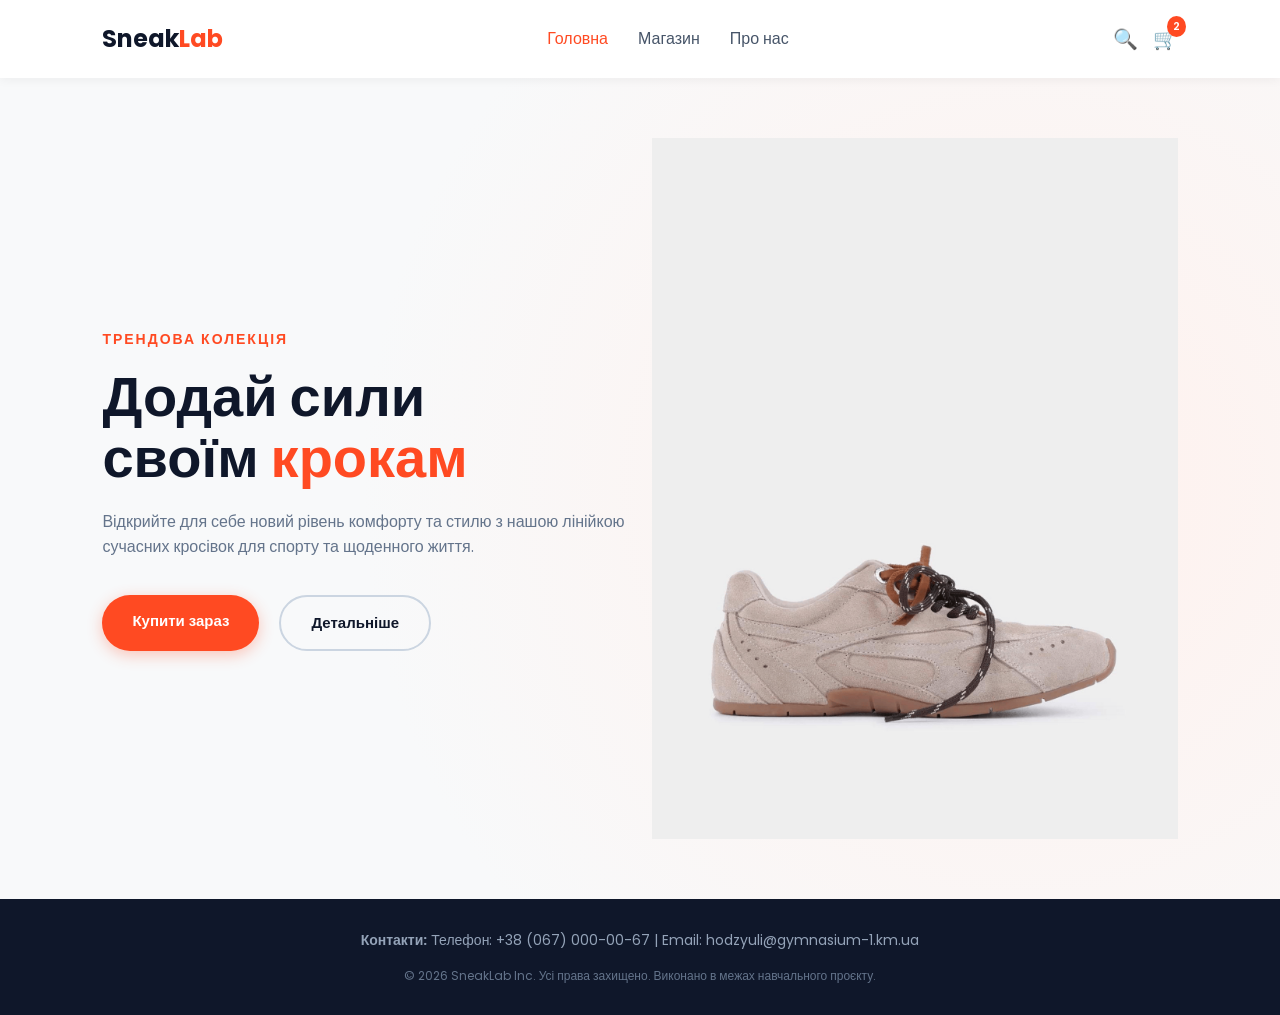
<file: index.html>
<!DOCTYPE html>
<html lang="uk">
<head>
    <meta charset="UTF-8">
    <meta name="viewport" content="width=device-width, initial-scale=1.0">
    <title>SneakLab — Головна</title>
    <link rel="preconnect" href="https://fonts.googleapis.com">
    <link rel="preconnect" href="https://fonts.gstatic.com" crossorigin>
    <link href="https://fonts.googleapis.com/css2?family=Poppins:wght@300;400;600;700&display=swap" rel="stylesheet">
    <link rel="stylesheet" href="style.css">
</head>
<body>

    <header class="header">
        <div class="logo">
            <span class="logo-text">Sneak<span class="accent">Lab</span></span>
        </div>
        <nav class="navbar">
            <a href="index.html" class="nav-link active">Головна</a>
            <a href="shop.html" class="nav-link">Магазин</a>
            <a href="about.html" class="nav-link">Про нас</a>
        </nav>
        <div class="header-icons">
            <button class="icon-btn">🔍</button>
            <button class="icon-btn">🛒 <span class="cart-count">2</span></button>
        </div>
    </header>

    <section class="hero">
        <div class="hero-content">
            <span class="hero-subtitle">Трендова колекція</span>
            <h1 class="hero-title">Додай сили <br>своїм <span class="accent">крокам</span></h1>
            <p class="hero-description">Відкрийте для себе новий рівень комфорту та стилю з нашою лінійкою сучасних кросівок для спорту та щоденного життя.</p>
            <div class="hero-buttons">
                <a href="shop.html" class="btn btn-primary">Купити зараз</a>
                <a href="about.html" class="btn btn-secondary">Детальніше</a>
            </div>
        </div>
        <div class="hero-image-container">
            <img src="images/main-shoe.png" alt="Головний кросівок" class="hero-image">
        </div>
    </section>

    <footer class="footer">
        <div class="footer-content">
            <p><strong>Контакти:</strong> Телефон: +38 (067) 000-00-67 | Email: hodzyuli@gymnasium-1.km.ua</p>
            <p style="margin-top: 15px; font-size: 12px; color: #64748b;">&copy; 2026 SneakLab Inc. Усі права захищено. Виконано в межах навчального проєкту.</p>
        </div>
    </footer>

</body>
</html>
</file>
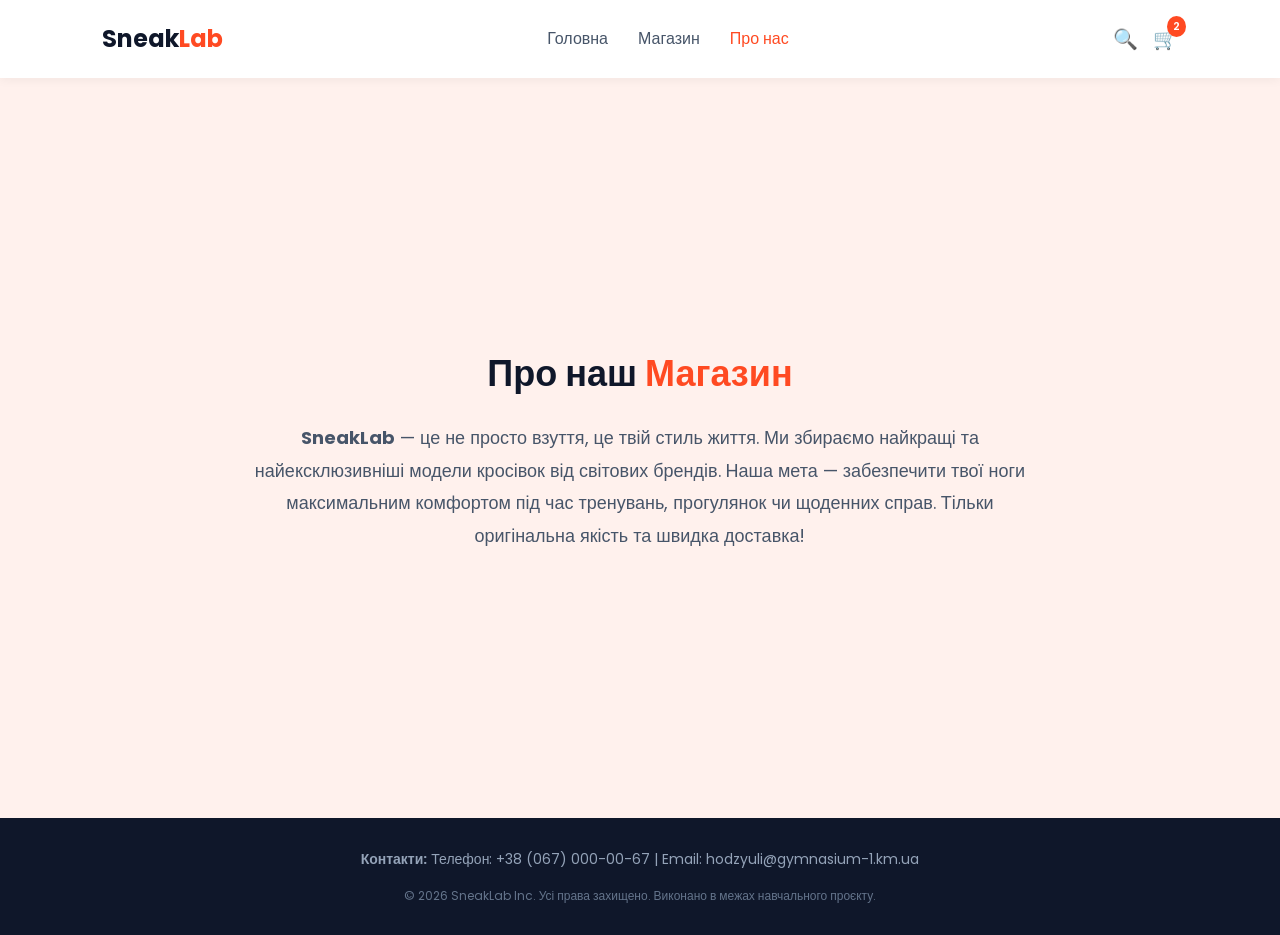
<file: about.html>
<!DOCTYPE html>
<html lang="uk">
<head>
    <meta charset="UTF-8">
    <meta name="viewport" content="width=device-width, initial-scale=1.0">
    <title>SneakLab — Про нас</title>
    <link rel="preconnect" href="https://fonts.googleapis.com">
    <link rel="preconnect" href="https://fonts.gstatic.com" crossorigin>
    <link href="https://fonts.googleapis.com/css2?family=Poppins:wght@300;400;600;700&display=swap" rel="stylesheet">
    <link rel="stylesheet" href="style.css">
</head>
<body>

    <header class="header">
        <div class="logo">
            <span class="logo-text">Sneak<span class="accent">Lab</span></span>
        </div>
        <nav class="navbar">
            <a href="index.html" class="nav-link">Головна</a>
            <a href="shop.html" class="nav-link">Магазин</a>
            <a href="about.html" class="nav-link active">Про нас</a>
        </nav>
        <div class="header-icons">
            <button class="icon-btn">🔍</button>
            <button class="icon-btn">🛒 <span class="cart-count">2</span></button>
        </div>
    </header>

    <section class="about-section" style="min-height: calc(100vh - 160px); display: flex; align-items: center;">
        <div class="about-content">
            <h2 class="section-title">Про наш <span class="accent">Магазин</span></h2>
            <p class="about-text">
                <strong>SneakLab</strong> — це не просто взуття, це твій стиль життя. Ми збираємо найкращі та найексклюзивніші модели кросівок від світових брендів. Наша мета — забезпечити твої ноги максимальним комфортом під час тренувань, прогулянок чи щоденних справ. Тільки оригінальна якість та швидка доставка!
            </p>
        </div>
    </section>

    <footer class="footer">
        <div class="footer-content">
            <p><strong>Контакти:</strong> Телефон: +38 (067) 000-00-67 | Email: hodzyuli@gymnasium-1.km.ua</p>
            <p style="margin-top: 15px; font-size: 12px; color: #64748b;">&copy; 2026 SneakLab Inc. Усі права захищено. Виконано в межах навчального проєкту.</p>
        </div>
    </footer>

</body>
</html>
</file>
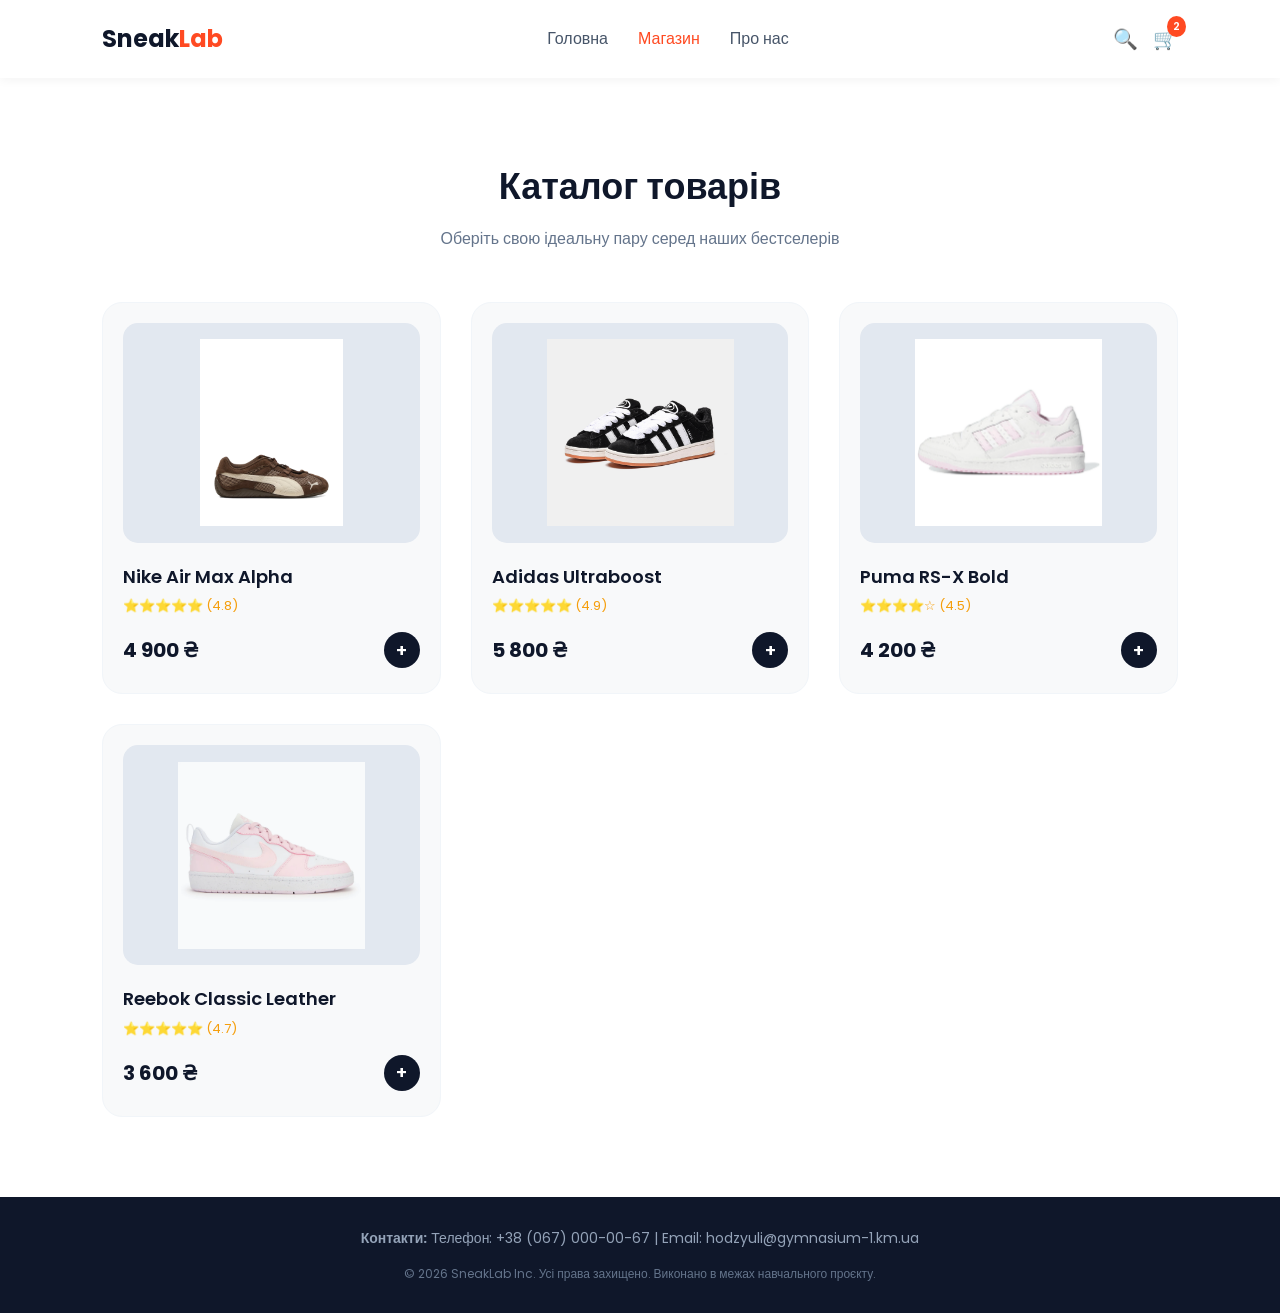
<file: shop.html>
<!DOCTYPE html>
<html lang="uk">
<head>
    <meta charset="UTF-8">
    <meta name="viewport" content="width=device-width, initial-scale=1.0">
    <title>SneakLab — Магазин</title>
    <link rel="preconnect" href="https://fonts.googleapis.com">
    <link rel="preconnect" href="https://fonts.gstatic.com" crossorigin>
    <link href="https://fonts.googleapis.com/css2?family=Poppins:wght@300;400;600;700&display=swap" rel="stylesheet">
    <link rel="stylesheet" href="style.css">
</head>
<body>

    <header class="header">
        <div class="logo">
            <span class="logo-text">Sneak<span class="accent">Lab</span></span>
        </div>
        <nav class="navbar">
            <a href="index.html" class="nav-link">Головна</a>
            <a href="shop.html" class="nav-link active">Магазин</a>
            <a href="about.html" class="nav-link">Про нас</a>
        </nav>
        <div class="header-icons">
            <button class="icon-btn">🔍</button>
            <button class="icon-btn">🛒 <span class="cart-count">2</span></button>
        </div>
    </header>

    <section class="products">
        <div class="section-header">
            <h2 class="section-title">Каталог товарів</h2>
            <p class="section-subtitle">Оберіть свою ідеальну пару серед наших бестселерів</p>
        </div>

        <div class="products-grid">
            <div class="product-card">
                <div class="product-img-box">
                    <img src="images/shoe1.png" alt="Nike Air Max Alpha">
                </div>
                <div class="product-info">
                    <h3 class="product-name">Nike Air Max Alpha</h3>
                    <div class="product-rating">⭐⭐⭐⭐⭐ (4.8)</div>
                    <div class="product-footer">
                        <span class="product-price">4 900 ₴</span>
                        <button class="add-to-cart-btn">+</button>
                    </div>
                </div>
            </div>

            <div class="product-card">
                <div class="product-img-box">
                    <img src="images/shoe2.png" alt="Adidas Ultraboost">
                </div>
                <div class="product-info">
                    <h3 class="product-name">Adidas Ultraboost</h3>
                    <div class="product-rating">⭐⭐⭐⭐⭐ (4.9)</div>
                    <div class="product-footer">
                        <span class="product-price">5 800 ₴</span>
                        <button class="add-to-cart-btn">+</button>
                    </div>
                </div>
            </div>

            <div class="product-card">
                <div class="product-img-box">
                    <img src="images/shoe3.png" alt="Puma RS-X Bold">
                </div>
                <div class="product-info">
                    <h3 class="product-name">Puma RS-X Bold</h3>
                    <div class="product-rating">⭐⭐⭐⭐☆ (4.5)</div>
                    <div class="product-footer">
                        <span class="product-price">4 200 ₴</span>
                        <button class="add-to-cart-btn">+</button>
                    </div>
                </div>
            </div>

            <div class="product-card">
                <div class="product-img-box">
                    <img src="images/shoe4.png" alt="Reebok Classic">
                </div>
                <div class="product-info">
                    <h3 class="product-name">Reebok Classic Leather</h3>
                    <div class="product-rating">⭐⭐⭐⭐⭐ (4.7)</div>
                    <div class="product-footer">
                        <span class="product-price">3 600 ₴</span>
                        <button class="add-to-cart-btn">+</button>
                    </div>
                </div>
            </div>
        </div>
    </section>

    <footer class="footer">
        <div class="footer-content">
            <p><strong>Контакти:</strong> Телефон: +38 (067) 000-00-67 | Email: hodzyuli@gymnasium-1.km.ua</p>
            <p style="margin-top: 15px; font-size: 12px; color: #64748b;">&copy; 2026 SneakLab Inc. Усі права захищено. Виконано в межах навчального проєкту.</p>
        </div>
    </footer>

</body>
</html>
</file>
<file: style.css>
* {
    margin: 0;
    padding: 0;
    box-sizing: border-box;
    font-family: 'Poppins', sans-serif;
    scroll-behavior: smooth;
}

body {
    background-color: #f8f9fa;
    color: #1e293b;
    line-height: 1.6;
}

a {
    text-decoration: none;
    color: inherit;
}

.accent {
    color: #ff4a22;
}

.header {
    display: flex;
    justify-content: space-between;
    align-items: center;
    padding: 20px 8%;
    background-color: #ffffff;
    box-shadow: 0 2px 10px rgba(0, 0, 0, 0.05);
    position: sticky;
    top: 0;
    z-index: 100;
}

.logo-text {
    font-size: 24px;
    font-weight: 700;
    color: #0f172a;
}

.navbar {
    display: flex;
    gap: 30px;
}

.nav-link {
    font-weight: 500;
    color: #475569;
    transition: color 0.3s;
}

.nav-link:hover, .nav-link.active {
    color: #ff4a22;
}

.header-icons {
    display: flex;
    gap: 15px;
    align-items: center;
}

.icon-btn {
    background: none;
    border: none;
    font-size: 20px;
    cursor: pointer;
    position: relative;
    transition: transform 0.2s;
}

.icon-btn:hover {
    transform: scale(1.1);
}

.cart-count {
    position: absolute;
    top: -8px;
    right: -8px;
    background-color: #ff4a22;
    color: white;
    font-size: 11px;
    font-weight: 600;
    padding: 2px 6px;
    border-radius: 50%;
}

.hero {
    display: flex;
    align-items: center;
    justify-content: space-between;
    padding: 60px 8%;
    min-height: calc(100vh - 80px);
    background: radial-gradient(circle at 80%, #fff1ed 0%, #f8f9fa 60%);
}

.hero-content {
    max-width: 550px;
}

.hero-subtitle {
    display: inline-block;
    font-size: 14px;
    font-weight: 600;
    text-transform: uppercase;
    letter-spacing: 2px;
    color: #ff4a22;
    margin-bottom: 15px;
}

.hero-title {
    font-size: 56px;
    font-weight: 700;
    line-height: 1.1;
    color: #0f172a;
    margin-bottom: 20px;
}

.hero-description {
    font-size: 16px;
    color: #64748b;
    margin-bottom: 35px;
}

.hero-buttons {
    display: flex;
    gap: 20px;
}

.btn {
    display: inline-block;
    padding: 14px 30px;
    border-radius: 30px;
    font-weight: 600;
    font-size: 15px;
    transition: all 0.3s ease;
}

.btn-primary {
    background-color: #ff4a22;
    color: white;
    box-shadow: 0 4px 15px rgba(255, 74, 34, 0.3);
}

.btn-primary:hover {
    background-color: #e03d19;
    box-shadow: 0 6px 20px rgba(255, 74, 34, 0.4);
    transform: translateY(-2px);
}

.btn-secondary {
    background-color: transparent;
    color: #0f172a;
    border: 2px solid #cbd5e1;
}

.btn-secondary:hover {
    background-color: #0f172a;
    color: white;
    border-color: #0f172a;
    transform: translateY(-2px);
}

.hero-image-container {
    flex: 1;
    display: flex;
    justify-content: center;
    position: relative;
}

.hero-image {
    max-width: 100%;
    height: auto;
    object-fit: contain;
    animation: float 4s ease-in-out infinite;
}

@keyframes float {
    0%, 100% { transform: translateY(0); }
    50% { transform: translateY(-15px); }
}

.about-section {
    padding: 80px 8%;
    background-color: #fff1ed;
    text-align: center;
}

.about-content {
    max-width: 800px;
    margin: 0 auto;
}

.about-text {
    font-size: 18px;
    color: #475569;
    margin-top: 20px;
    line-height: 1.8;
}

.products {
    padding: 80px 8%;
    background-color: #ffffff;
}

.section-header {
    text-align: center;
    margin-bottom: 50px;
}

.section-title {
    font-size: 36px;
    font-weight: 700;
    color: #0f172a;
    margin-bottom: 10px;
}

.section-subtitle {
    color: #64748b;
    font-size: 16px;
}

.products-grid {
    display: grid;
    grid-template-columns: repeat(auto-fit, minmax(250px, 1fr));
    gap: 30px;
}

.product-card {
    background-color: #f8f9fa;
    border-radius: 20px;
    padding: 20px;
    transition: all 0.3s ease;
    border: 1px solid #f1f5f9;
}

.product-card:hover {
    background-color: #ffffff;
    box-shadow: 0 10px 30px rgba(0, 0, 0, 0.08);
    transform: translateY(-5px);
}

.product-img-box {
    background-color: #e2e8f0;
    border-radius: 15px;
    height: 220px;
    display: flex;
    align-items: center;
    justify-content: center;
    overflow: hidden;
    margin-bottom: 15px;
}

.product-img-box img {
    max-width: 85%;
    max-height: 85%;
    object-fit: contain;
    transition: transform 0.3s ease;
}

.product-card:hover .product-img-box img {
    transform: scale(1.1) rotate(-5px);
}

.product-info {
    padding: 5px 0;
}

.product-name {
    font-size: 18px;
    font-weight: 600;
    color: #0f172a;
    margin-bottom: 5px;
}

.product-rating {
    font-size: 13px;
    color: #f59e0b;
    margin-bottom: 15px;
}

.product-footer {
    display: flex;
    justify-content: space-between;
    align-items: center;
}

.product-price {
    font-size: 20px;
    font-weight: 700;
    color: #0f172a;
}

.add-to-cart-btn {
    background-color: #0f172a;
    color: white;
    border: none;
    width: 36px;
    height: 36px;
    border-radius: 50%;
    font-size: 18px;
    font-weight: 600;
    cursor: pointer;
    display: flex;
    align-items: center;
    justify-content: center;
    transition: background-color 0.2s;
}

.add-to-cart-btn:hover {
    background-color: #ff4a22;
}

.footer {
    background-color: #0f172a;
    color: #94a3b8;
    text-align: center;
    padding: 30px 20px;
    font-size: 14px;
}
</file>
